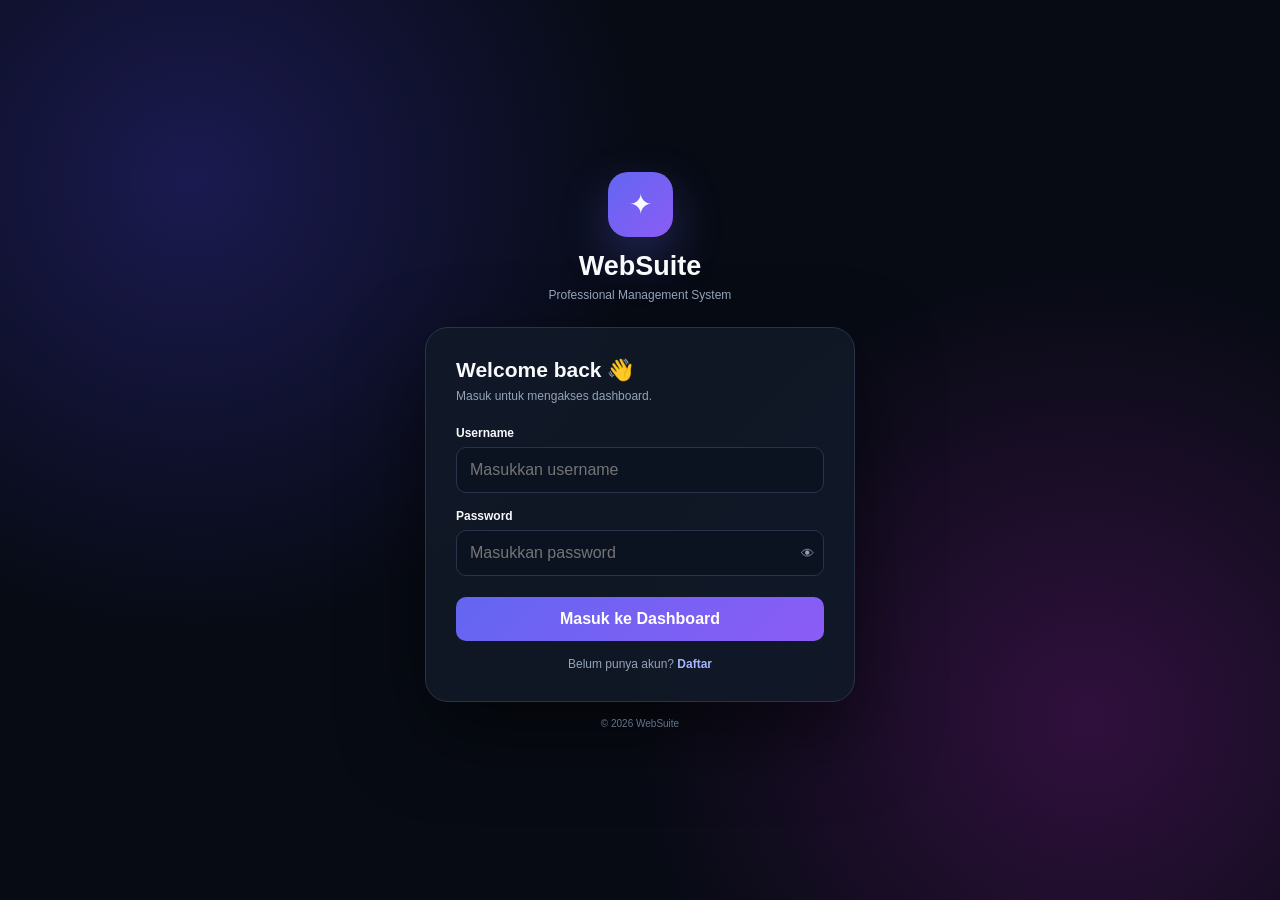
<file: index.html>
<!DOCTYPE html><html lang="id"><head><meta charset="utf-8"><meta http-equiv="refresh" content="0;url=login.html"><title>WebSuite</title></head>
<body><a href="login.html">Buka WebSuite</a></body></html>
</file>
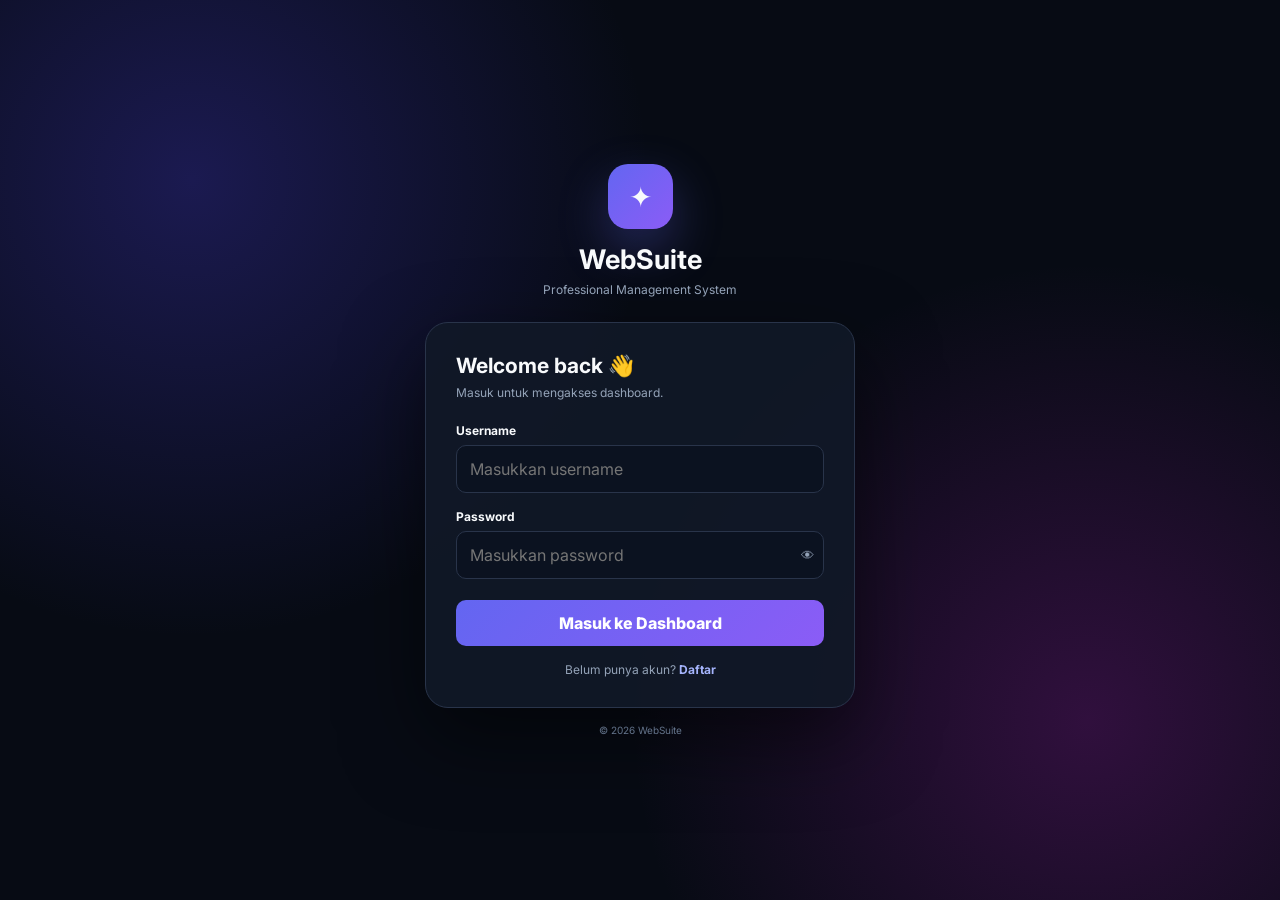
<file: flowboard.html>
<!DOCTYPE html>
<html lang="id">
<head>
<meta charset="UTF-8">
<meta name="viewport" content="width=device-width,initial-scale=1.0">
<title>WebSuite - Dashboard</title>
<link rel="stylesheet" href="styles.css">
</head>
<body>
<script src="static-api.js"></script>
<script src="auth.js"></script>
<aside class="sidebar"></aside>
<main class="main">
  <header class="topbar">
    <div class="page-title">
      <h1>Dashboard</h1>
      <p>Selamat datang kembali, <strong data-user>Admin</strong>.</p>
    </div>
    <div class="top-actions"><button class="btn" onclick="toggleTheme()">◐ Tema</button></div>
  </header>

  <section class="stats-grid">
    <div class="card stat-card"><div class="stat-icon">👨‍🎓</div><p>Total Siswa</p><h2 id="sTotal">0</h2></div>
    <div class="card stat-card"><div class="stat-icon">🎵</div><p>Total Lagu</p><h2>1.000</h2></div>
    <div class="card stat-card"><div class="stat-icon">❤️</div><p>Lagu Favorit</p><h2 id="sFav">0</h2></div>
    <div class="card stat-card"><div class="stat-icon">🏆</div><p>Rata-rata Nilai</p><h2 id="sAvg">0</h2></div>
  </section>

  <div class="content-grid">
    <section class="card panel">
      <div class="panel-title"><h2>Ringkasan</h2><span>Dari database</span></div>
      <div class="progress-item">
        <div class="progress-info"><strong>Siswa Aktif</strong><span id="pAktif">0%</span></div>
        <div class="progress"><div class="progress-purple" id="bAktif"></div></div>
      </div>
      <div class="progress-item">
        <div class="progress-info"><strong>Siswa Nilai ≥ 80</strong><span id="pNilai">0%</span></div>
        <div class="progress"><div class="progress-green" id="bNilai"></div></div>
      </div>
      <div class="progress-item">
        <div class="progress-info"><strong>Lagu Difavoritkan</strong><span id="pFav">0%</span></div>
        <div class="progress"><div class="progress-orange" id="bFav"></div></div>
      </div>
    </section>
    <section class="card panel">
      <div class="panel-title"><h2>Quick Access</h2></div>
      <div class="quick-grid">
        <a class="quick-item" href="siswa.html">👨‍🎓 <span>Kelola Data Siswa</span></a>
        <a class="quick-item" href="music.html">🎵 <span>Buka Music Library</span></a>
        <a class="quick-item" href="statistik.html">📈 <span>Lihat Statistik</span></a>
        <a class="quick-item" href="pengaturan.html">⚙️ <span>Pengaturan</span></a>
      </div>
    </section>
  </div>
</main>
<script src="api.js"></script>
<script>
const $ = id => document.getElementById(id);
API.json('/stats').then(s => {
  const pct = (v, t) => t ? Math.round(v / t * 100) : 0;
  $('sTotal').textContent = s.total;
  $('sFav').textContent = s.favorites;
  $('sAvg').textContent = s.rata.toFixed(1);
  const v = { Aktif: pct(s.aktif, s.total), Nilai: pct(s.excellent + s.good, s.total), Fav: pct(s.favorites, 1000) };
  for (const k in v) { $('p' + k).textContent = v[k] + '%'; $('b' + k).style.width = v[k] + '%'; }
});
</script>
</body>
</html>
</file>
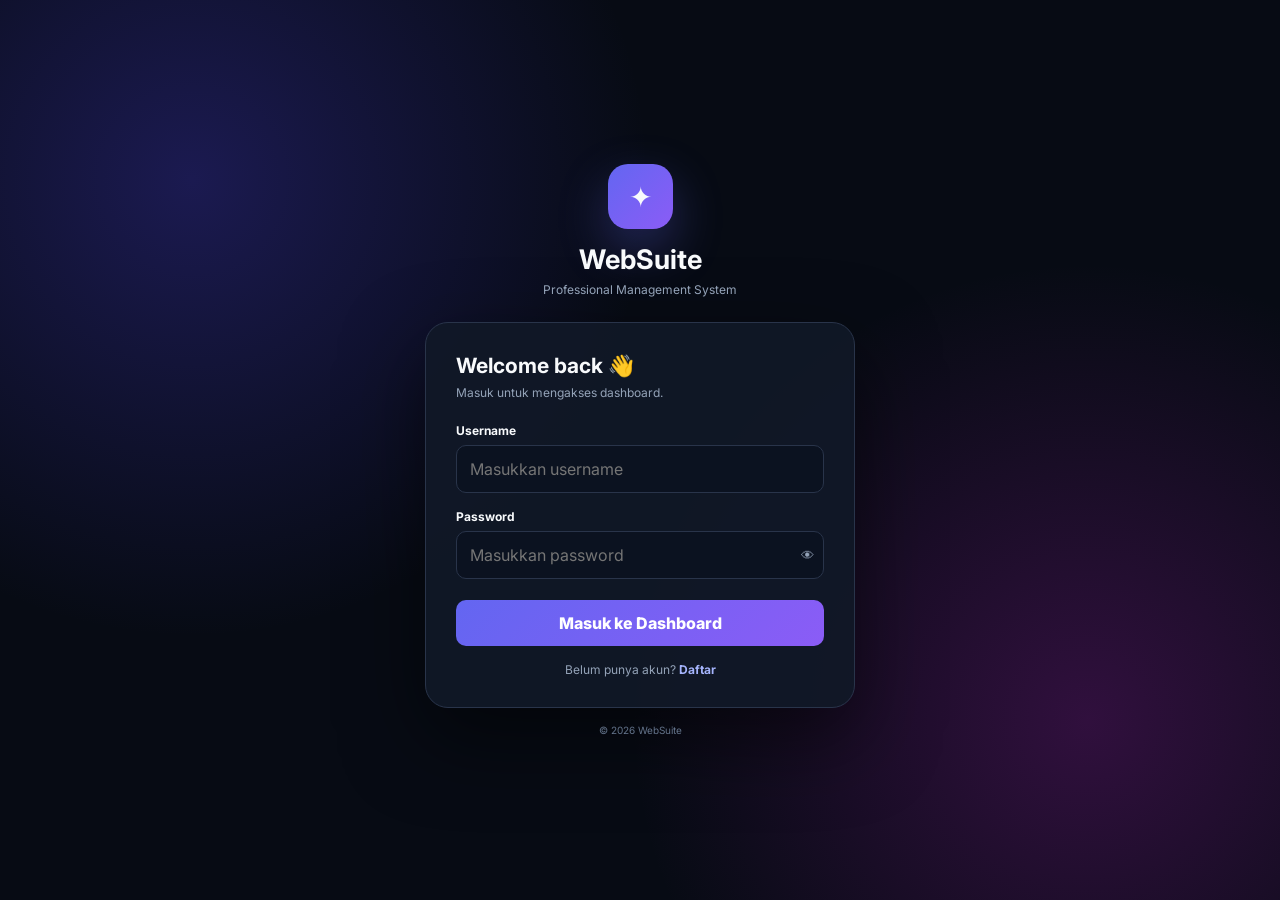
<file: login.html>
<!DOCTYPE html>
<html lang="id">
<head>
<meta charset="UTF-8">
<meta name="viewport" content="width=device-width,initial-scale=1.0">
<title>WebSuite - Login</title>
<style>
@import url('https://fonts.googleapis.com/css2?family=Inter:wght@400;500;600;700;800&display=swap');
*{box-sizing:border-box;margin:0;padding:0}
body{min-height:100vh;display:flex;justify-content:center;align-items:center;font-family:Inter,sans-serif;color:#f8fafc;background:radial-gradient(circle at 15% 20%,#4338ca55,transparent 35%),radial-gradient(circle at 85% 80%,#a21caf44,transparent 35%),#070b14}
.login{width:min(430px,92%)}
.logo{text-align:center;margin-bottom:25px}
.logo-icon{width:65px;height:65px;margin:auto;display:grid;place-items:center;border-radius:20px;background:linear-gradient(135deg,#6366f1,#8b5cf6);font-size:28px;box-shadow:0 20px 50px #6366f155}
.logo h1{margin-top:14px;font-size:27px}.logo p{margin-top:6px;color:#94a3b8;font-size:12px}
.card{padding:30px;border-radius:23px;background:#111827ef;border:1px solid #29344a;box-shadow:0 30px 80px #0008}
.card h2{font-size:21px}.subtitle{color:#94a3b8;font-size:12px;margin:7px 0 23px}
.group{margin-bottom:16px}.group label{display:block;margin-bottom:7px;font-size:12px;font-weight:700}
.input{width:100%;padding:13px;border:1px solid #29344a;border-radius:10px;background:#0b1220;color:#fff;outline:none;font:inherit}
.input:focus{border-color:#6366f1}
.password{position:relative}.password .input{padding-right:45px}
.eye{position:absolute;right:10px;top:50%;transform:translateY(-50%);border:0;background:transparent;color:#94a3b8;cursor:pointer}
.error{display:none;padding:11px;margin-bottom:15px;border-radius:10px;background:#ef444415;border:1px solid #ef444444;color:#fca5a5;font-size:11px}
.error.show{display:block}
.login-btn{width:100%;padding:13px;border:0;border-radius:10px;background:linear-gradient(135deg,#6366f1,#8b5cf6);color:#fff;font:inherit;font-weight:800;cursor:pointer;margin-top:5px}
.demo{margin-top:18px;padding:12px;border-radius:10px;background:#0b1220;color:#94a3b8;font-size:11px;line-height:1.7}.demo strong{color:#fff}
.switch{text-align:center;margin-top:16px;color:#94a3b8;font-size:12px}.switch a{color:#a5b4fc;font-weight:700;text-decoration:none}
.footer{text-align:center;color:#64748b;font-size:10px;margin-top:16px}
</style>
</head>
<body>
<div class="login">
  <div class="logo">
    <div class="logo-icon">✦</div>
    <h1>WebSuite</h1>
    <p>Professional Management System</p>
  </div>
  <div class="card">
    <h2 id="title">Welcome back 👋</h2>
    <p class="subtitle" id="sub">Masuk untuk mengakses dashboard.</p>
    <div id="error" class="error"></div>
    <form id="loginForm">
      <div class="group">
        <label>Username</label>
        <input id="username" class="input" placeholder="Masukkan username" required>
      </div>
      <div class="group">
        <label>Password</label>
        <div class="password">
          <input id="password" class="input" type="password" placeholder="Masukkan password" required>
          <button type="button" class="eye" onclick="togglePassword()">👁</button>
        </div>
      </div>
      <button class="login-btn" id="loginButton">Masuk ke Dashboard</button>
      <p class="switch">Belum punya akun? <a href="#" onclick="showMode(true);return false">Daftar</a></p>
    </form>
    <form id="registerForm" hidden>
      <div class="group"><label>Username</label><input id="rUser" class="input" placeholder="3-20 huruf, angka, titik, atau _" required></div>
      <div class="group"><label>Password</label><input id="rPass" class="input" type="password" placeholder="Minimal 6 karakter" required></div>
      <div class="group"><label>Ulangi password</label><input id="rPass2" class="input" type="password" placeholder="Ketik ulang password" required></div>
      <button class="login-btn" id="registerButton">Buat akun</button>
      <p class="switch">Sudah punya akun? <a href="#" onclick="showMode(false);return false">Masuk</a></p>
    </form>
  </div>
  <div class="footer">© <span id="year"></span> WebSuite</div>
</div>
<script src="static-api.js"></script>
<script src="login.js"></script>
</body>
</html>
</file>
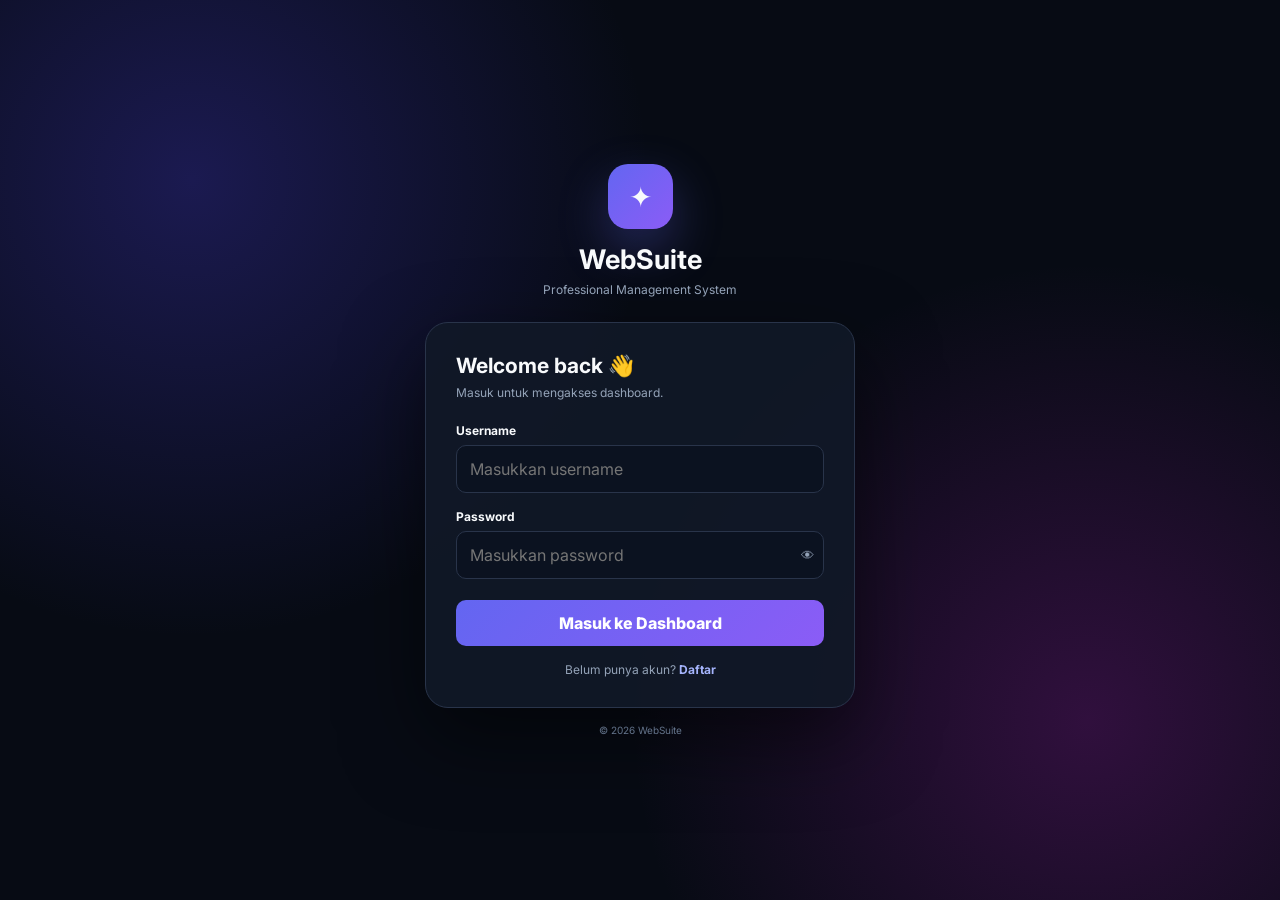
<file: music.html>
<!DOCTYPE html>
<html lang="id">
<head>
<meta charset="UTF-8">
<meta name="viewport" content="width=device-width,initial-scale=1.0">
<title>WebSuite - Music Library</title>
<link rel="stylesheet" href="styles.css">
</head>
<body class="music-page">
<script src="static-api.js"></script>
<script src="auth.js"></script>
<aside class="sidebar"></aside>
<main class="main">
  <div class="music-hero">
    <h1>Music for every <span>moment.</span></h1>
    <p>Nikmati koleksi 1.000 lagu dari berbagai genre. Cari lagu, simpan favorit dan gunakan player untuk menikmati musik.</p>
  </div>
  <section class="card panel">
    <div class="toolbar">
      <div class="search-box"><input id="search" placeholder="🔎 Cari judul atau pencipta..." oninput="renderSongs()"></div>
      <select id="genre" class="select" style="max-width:180px" onchange="renderSongs()">
        <option value="">Semua Genre</option>
        <option>Pop</option><option>Rock</option><option>Jazz</option><option>Electronic</option>
        <option>Acoustic</option><option>Lo-Fi</option><option>Classical</option>
      </select>
      <button class="btn" onclick="shuffle()">🔀 Shuffle</button>
      <button class="btn" onclick="API.download('/songs/export','music-library.xlsx')">⬇ Excel</button>
    </div>
    <div class="panel-title"><h2>Music Library</h2><span id="counter">1.000 lagu</span></div>
    <div id="songList" class="song-list"></div>
  </section>
</main>

<div class="music-player">
  <div class="now-playing">
    <div class="now-cover">♪</div>
    <div class="now-info"><strong id="nowTitle">Belum ada lagu</strong><span id="nowArtist">Pilih lagu untuk mulai</span></div>
  </div>
  <div class="player-center">
    <div class="player-controls">
      <button onclick="previous()">⏮</button>
      <button id="mainPlay" class="main-play" onclick="togglePlay()">▶</button>
      <button onclick="next()">⏭</button>
    </div>
    <div class="player-progress" onclick="seek(event)"><div id="progress"></div></div>
  </div>
  <div class="volume">🔊 <input type="range" min="0" max="1" step=".01" value=".5" oninput="setVolume(this.value)"></div>
</div>
<script src="api.js"></script>
<script src="music.js"></script>
</body>
</html>
</file>
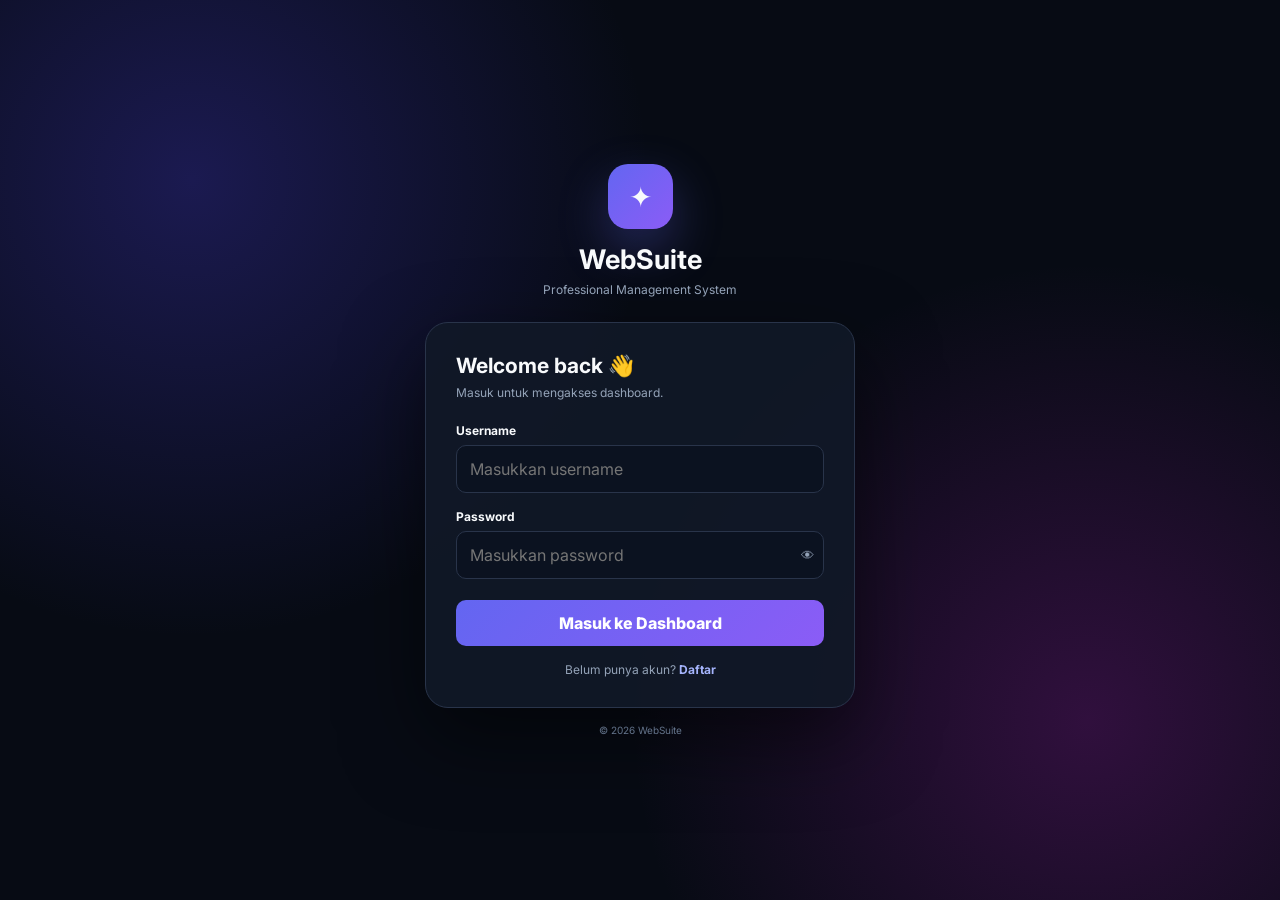
<file: pengaturan.html>
<!DOCTYPE html>
<html lang="id">
<head>
<meta charset="UTF-8">
<meta name="viewport" content="width=device-width,initial-scale=1.0">
<title>WebSuite - Pengaturan</title>
<link rel="stylesheet" href="styles.css">
</head>
<body>
<script src="static-api.js"></script>
<script src="auth.js"></script>
<aside class="sidebar"></aside>
<main class="main">
  <header class="topbar">
    <div class="page-title"><h1>Pengaturan</h1><p>Kelola preferensi aplikasi.</p></div>
  </header>
  <div class="settings-grid">
    <section class="card panel">
      <div class="panel-title"><h2>Tampilan</h2></div>
      <div class="setting-row">
        <div class="setting-info"><strong>Dark Mode</strong><small>Gunakan tema gelap.</small></div>
        <label class="switch"><input type="checkbox" id="darkToggle" onchange="changeTheme(this)"><span class="slider"></span></label>
      </div>
    </section>
    <section class="card panel">
      <div class="panel-title"><h2>Profil</h2></div>
      <div class="setting-row"><div class="setting-info"><strong>Username</strong><small data-user>Admin</small></div></div>
      <div class="setting-row"><div class="setting-info"><strong>Role</strong><small data-role>Administrator</small></div></div>
    </section>
    <section class="card panel">
      <div class="panel-title"><h2>Data</h2></div>
      <div class="setting-row">
        <div class="setting-info"><strong>Reset Data Siswa</strong><small>Menghapus seluruh data siswa di database.</small></div>
        <button class="btn btn-danger" onclick="resetStudents()">Reset</button>
      </div>
      <div class="setting-row">
        <div class="setting-info"><strong>Reset Favorit Musik</strong><small>Menghapus semua lagu favorit.</small></div>
        <button class="btn btn-danger" onclick="resetFavorites()">Reset</button>
      </div>
    </section>
    <section class="card panel">
      <div class="panel-title"><h2>Akun</h2></div>
      <div class="setting-row">
        <div class="setting-info"><strong>Keluar dari akun</strong><small>Anda akan kembali ke halaman login.</small></div>
        <button class="btn btn-danger" onclick="logout()">Logout</button>
      </div>
    </section>
  </div>
</main>
<script src="api.js"></script>
<script src="pengaturan.js"></script>
</body>
</html>
</file>
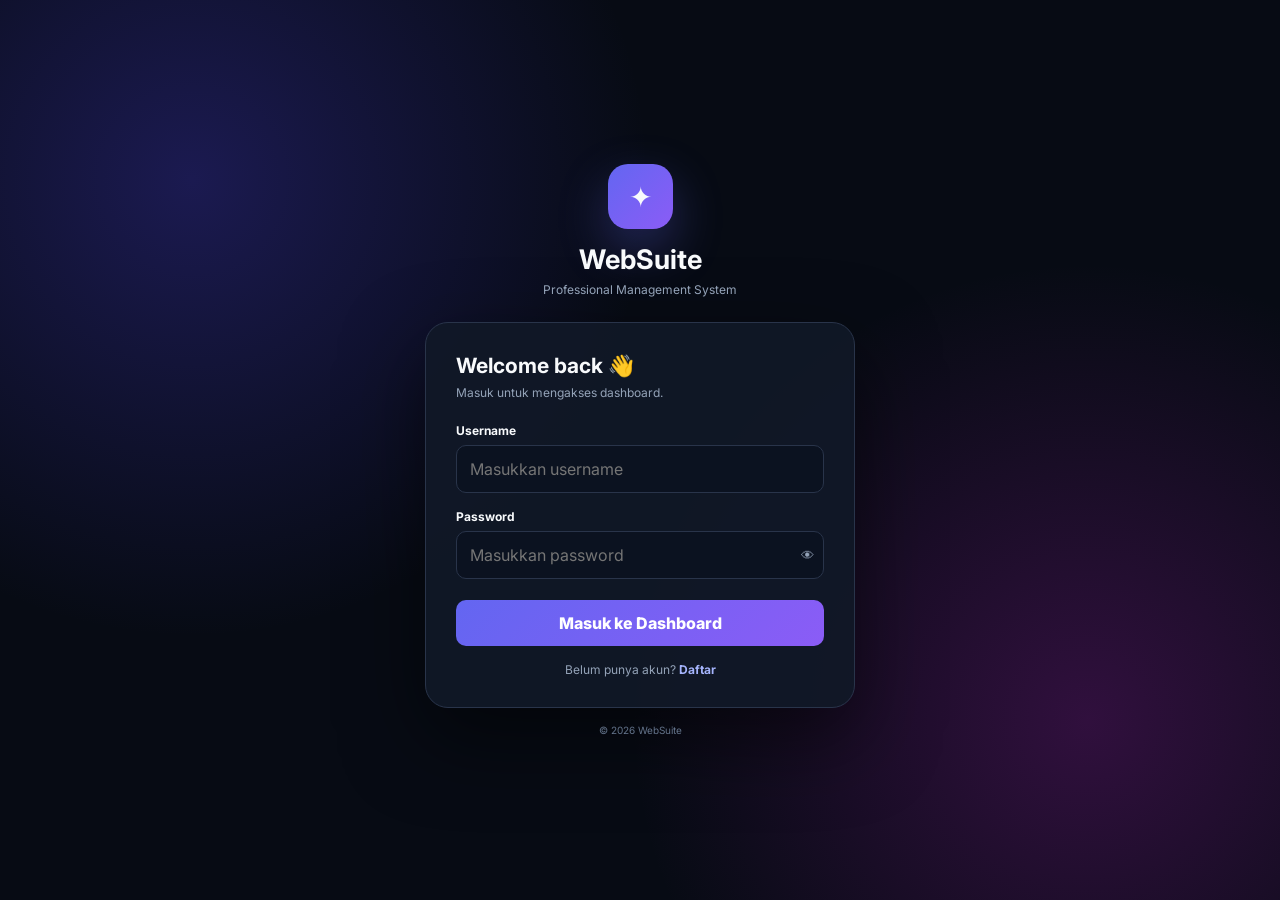
<file: siswa.html>
<!DOCTYPE html>
<html lang="id">
<head>
<meta charset="UTF-8">
<meta name="viewport" content="width=device-width,initial-scale=1.0">
<title>WebSuite - Data Siswa</title>
<link rel="stylesheet" href="styles.css">
</head>
<body>
<script src="static-api.js"></script>
<script src="auth.js"></script>
<aside class="sidebar"></aside>
<main class="main">
  <header class="topbar">
    <div class="page-title">
      <h1>Data Siswa</h1>
      <p>Klik <strong>Buka Excel</strong> untuk menyambungkan file .xlsx: edit di Excel lalu Save. Perlu Chrome atau Edge di komputer.</p>
    </div>
    <div class="top-actions">
      <button class="btn" onclick="toggleTheme()">◐</button>
      <button class="btn" onclick="importFile.click()">⬆ Import Excel</button>
      <input type="file" id="importFile" accept=".xlsx" hidden onchange="importExcel(this)">
      <button class="btn" onclick="exportExcel()">⬇ Export Excel</button>
      <button class="btn" onclick="openExcel()">📂 Buka Excel</button>
      <button class="btn btn-primary" onclick="openModal()">＋ Tambah Siswa</button>
    </div>
  </header>

  <section class="stats-grid">
    <div class="card stat-card"><div class="stat-icon">👨‍🎓</div><p>Total Siswa</p><h2 id="total">0</h2></div>
    <div class="card stat-card"><div class="stat-icon">✅</div><p>Siswa Aktif</p><h2 id="aktif">0</h2></div>
    <div class="card stat-card"><div class="stat-icon">📚</div><p>Total Kelas</p><h2 id="kelas">0</h2></div>
    <div class="card stat-card"><div class="stat-icon">🏆</div><p>Rata-rata Nilai</p><h2 id="rata">0</h2></div>
  </section>

  <section class="card panel" style="margin-top:20px">
    <div class="toolbar">
      <div class="search-box"><input id="search" placeholder="🔎 Cari nama, NIS atau email..." oninput="render()"></div>
      <select id="filterKelas" class="select" style="max-width:180px" onchange="render()">
        <option value="">Semua Kelas</option>
        <option>10 IPA</option><option>10 IPS</option><option>11 IPA</option>
        <option>11 IPS</option><option>12 IPA</option><option>12 IPS</option>
      </select>
    </div>
    <div class="table-wrapper">
      <table>
        <thead><tr><th>Siswa</th><th>NIS</th><th>Kelas</th><th>Email</th><th>Nilai</th><th>Status</th><th>Aksi</th></tr></thead>
        <tbody id="table"></tbody>
      </table>
    </div>
  </section>
</main>

<div id="modal" class="modal-overlay">
  <div class="modal">
    <div class="modal-head">
      <h2 id="modalTitle">Tambah Siswa</h2>
      <button class="btn" onclick="closeModal()">✕</button>
    </div>
    <form id="studentForm">
      <input type="hidden" id="editId">
      <div class="form-grid">
        <div class="form-group"><label>Nama Lengkap</label><input id="nama" class="input" required></div>
        <div class="form-group"><label>NIS</label><input id="nis" class="input" required></div>
        <div class="form-group"><label>Kelas</label>
          <select id="kelasInput" class="select">
            <option>10 IPA</option><option>10 IPS</option><option>11 IPA</option>
            <option>11 IPS</option><option>12 IPA</option><option>12 IPS</option>
          </select>
        </div>
        <div class="form-group"><label>Nilai</label><input id="nilai" class="input" type="number" min="0" max="100" required></div>
        <div class="form-group full"><label>Email</label><input id="email" class="input" type="email" required></div>
        <div class="form-group"><label>Status</label>
          <select id="status" class="select"><option>Aktif</option><option>Nonaktif</option></select>
        </div>
      </div>
      <div class="modal-actions">
        <button type="button" class="btn" onclick="closeModal()">Batal</button>
        <button class="btn btn-primary">Simpan</button>
      </div>
    </form>
  </div>
</div>
<script src="api.js"></script>
<script src="siswa.js"></script>
</body>
</html>
</file>
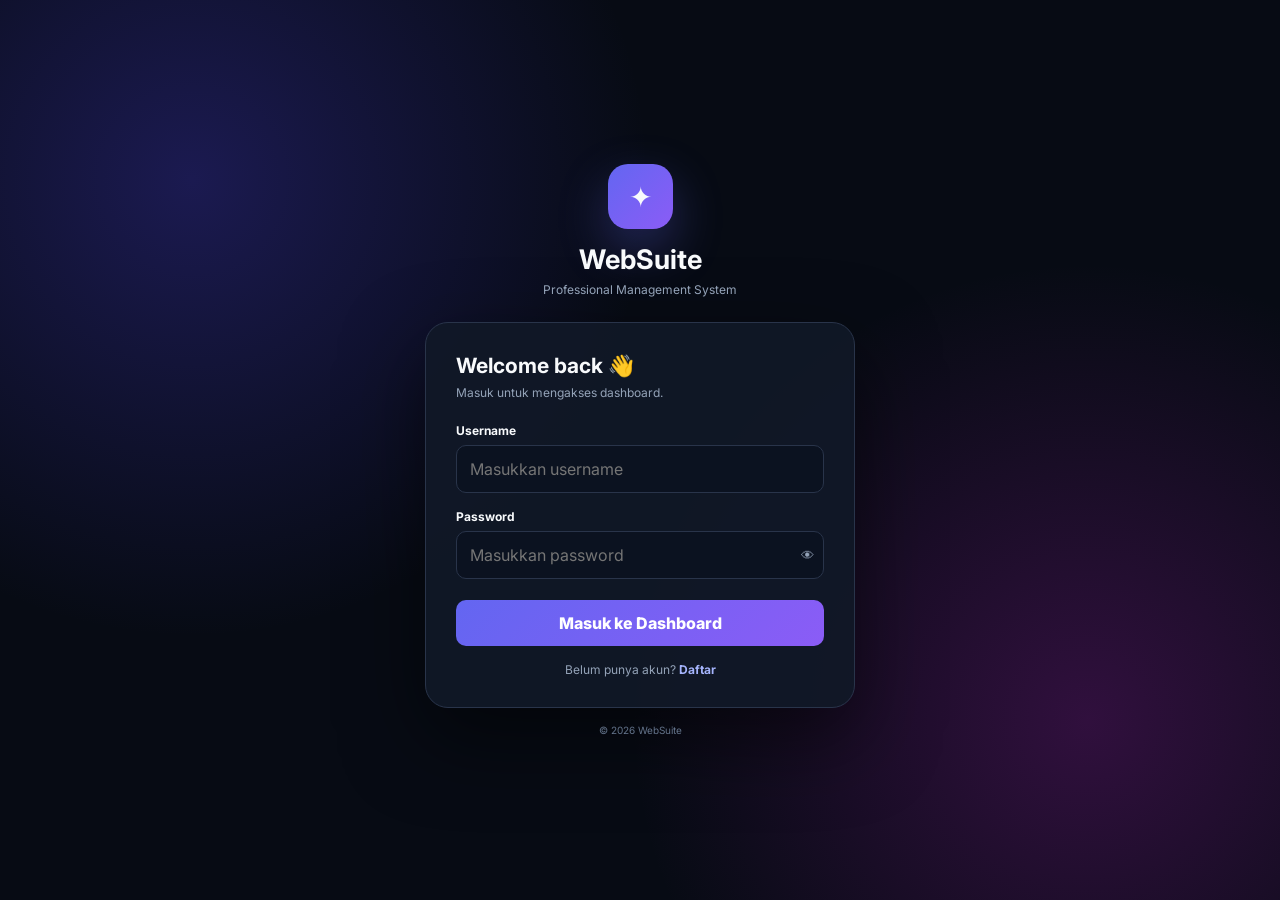
<file: statistik.html>
<!DOCTYPE html>
<html lang="id">
<head>
<meta charset="UTF-8">
<meta name="viewport" content="width=device-width,initial-scale=1.0">
<title>WebSuite - Statistik</title>
<link rel="stylesheet" href="styles.css">
</head>
<body>
<script src="static-api.js"></script>
<script src="auth.js"></script>
<aside class="sidebar"></aside>
<main class="main">
  <header class="topbar">
    <div class="page-title"><h1>Statistik</h1><p>Ringkasan performa sistem.</p></div>
    <button class="btn" onclick="toggleTheme()">◐ Tema</button>
  </header>

  <section class="stats-grid">
    <div class="card stat-card"><div class="stat-icon">👨‍🎓</div><p>Total Siswa</p><h2 id="students">0</h2></div>
    <div class="card stat-card"><div class="stat-icon">🎵</div><p>Total Lagu</p><h2>1.000</h2></div>
    <div class="card stat-card"><div class="stat-icon">❤️</div><p>Lagu Favorit</p><h2 id="favorites">0</h2></div>
    <div class="card stat-card"><div class="stat-icon">🏆</div><p>Nilai Rata-rata</p><h2 id="average">0</h2></div>
  </section>

  <div class="content-grid">
    <section class="card panel">
      <div class="panel-title"><h2>Distribusi Nilai</h2></div>
      <div class="progress-item">
        <div class="progress-info"><strong>90 - 100</strong><span id="excellent">0%</span></div>
        <div class="progress"><div class="progress-purple" id="barExcellent"></div></div>
      </div>
      <div class="progress-item">
        <div class="progress-info"><strong>80 - 89</strong><span id="good">0%</span></div>
        <div class="progress"><div class="progress-green" id="barGood"></div></div>
      </div>
      <div class="progress-item">
        <div class="progress-info"><strong>70 - 79</strong><span id="medium">0%</span></div>
        <div class="progress"><div class="progress-orange" id="barMedium"></div></div>
      </div>
    </section>
    <section class="card panel">
      <div class="panel-title"><h2>Status Siswa</h2></div>
      <div class="activity"><div class="activity-icon">🟢</div><div><p>Aktif</p><small id="activeStudent">0 siswa</small></div></div>
      <div class="activity"><div class="activity-icon">🔴</div><div><p>Nonaktif</p><small id="inactiveStudent">0 siswa</small></div></div>
    </section>
  </div>
</main>
<script src="api.js"></script>
<script src="statistik.js"></script>
</body>
</html>
</file>
<file: styles.css>
@import url('https://fonts.googleapis.com/css2?family=Inter:wght@400;500;600;700;800&display=swap');
*{box-sizing:border-box;margin:0;padding:0}
:root{--bg:#f5f7fb;--card:#fff;--card2:#f8fafc;--text:#172033;--muted:#718096;--border:#e5e9f2;--primary:#6366f1;--primary2:#8b5cf6;--shadow:0 15px 45px rgba(15,23,42,.07)}
body.dark{--bg:#0b1120;--card:#131c2e;--card2:#182235;--text:#f8fafc;--muted:#94a3b8;--border:#27344a;--shadow:0 15px 45px rgba(0,0,0,.25)}
html{scroll-behavior:smooth}
body{font-family:Inter,sans-serif;background:var(--bg);color:var(--text);min-height:100vh;transition:background .25s,color .25s}
button,input,select{font:inherit}button{cursor:pointer}a{color:inherit}

/* Sidebar */
.sidebar{position:fixed;left:0;top:0;bottom:0;width:260px;display:flex;flex-direction:column;padding:22px 16px;background:linear-gradient(180deg,#111827,#0b1220);color:#fff;border-right:1px solid #263044;z-index:100;overflow-y:auto}
.brand{display:flex;align-items:center;gap:12px;padding:8px 10px 28px}
.brand-icon{width:43px;height:43px;display:grid;place-items:center;border-radius:14px;background:linear-gradient(135deg,var(--primary),var(--primary2));box-shadow:0 10px 30px rgba(99,102,241,.3);font-size:20px}
.brand strong{display:block;font-size:17px}.brand small{display:block;color:#64748b;font-size:10px;margin-top:3px}
.menu-label{padding:10px;color:#475569;font-size:10px;font-weight:800;letter-spacing:1px}
.sidebar-menu{display:flex;flex-direction:column;gap:4px}
.sidebar-menu a{position:relative;display:flex;align-items:center;gap:12px;padding:12px;color:#94a3b8;text-decoration:none;border-radius:11px;font-size:13px;font-weight:600;transition:.2s}
.sidebar-menu a span:first-child{width:24px;text-align:center;font-size:17px}
.sidebar-menu a:hover{color:#fff;background:#182235;transform:translateX(2px)}
.sidebar-menu a.active{color:#fff;background:linear-gradient(90deg,rgba(99,102,241,.24),rgba(139,92,246,.08));border:1px solid rgba(99,102,241,.2)}
.sidebar-menu a.active::before{content:"";position:absolute;left:-16px;width:3px;height:24px;border-radius:0 5px 5px 0;background:#818cf8}
.sidebar-bottom{margin-top:auto;padding-top:16px}
.profile-mini{display:flex;align-items:center;gap:10px;padding:12px;margin-bottom:8px;background:#151e2e;border:1px solid #202c40;border-radius:12px}
.profile-avatar{width:36px;height:36px;flex-shrink:0;display:grid;place-items:center;border-radius:50%;background:linear-gradient(135deg,#6366f1,#a855f7);font-weight:700}
.profile-info{min-width:0}.profile-info strong,.profile-info small{display:block;overflow:hidden;text-overflow:ellipsis;white-space:nowrap}
.profile-info strong{font-size:12px}.profile-info small{color:#64748b;font-size:10px;margin-top:3px}
.logout-btn{width:100%;display:flex;align-items:center;gap:12px;padding:12px;border:0;border-radius:11px;background:transparent;color:#f87171;text-align:left;font-weight:600;font-size:13px}
.logout-btn:hover{background:rgba(239,68,68,.08)}

/* Main */
.main{width:calc(100% - 260px);margin-left:260px;min-height:100vh;padding:30px}
.topbar{display:flex;justify-content:space-between;align-items:center;gap:20px;margin-bottom:28px;flex-wrap:wrap}
.page-title h1{font-size:28px;letter-spacing:-.5px}.page-title p{margin-top:6px;color:var(--muted);font-size:13px}
.top-actions{display:flex;align-items:center;gap:8px;flex-wrap:wrap}
.btn{border:1px solid var(--border);background:var(--card);color:var(--text);padding:11px 15px;border-radius:10px;font-size:12px;font-weight:700;transition:.2s}
.btn:hover{transform:translateY(-1px)}
.btn-primary{background:linear-gradient(135deg,var(--primary),var(--primary2));color:#fff;border-color:transparent}
.btn-danger{color:#ef4444}

/* Cards */
.stats-grid{display:grid;grid-template-columns:repeat(4,1fr);gap:17px}
.card{background:var(--card);border:1px solid var(--border);border-radius:17px;box-shadow:var(--shadow)}
.stat-card{padding:21px}
.stat-icon{width:43px;height:43px;display:grid;place-items:center;border-radius:12px;background:var(--card2);font-size:21px;margin-bottom:14px}
.stat-card p{color:var(--muted);font-size:12px}.stat-card h2{font-size:28px;margin-top:8px}
.content-grid{display:grid;grid-template-columns:2fr 1fr;gap:20px;margin-top:20px}
.panel{padding:21px}
.panel-title{display:flex;justify-content:space-between;align-items:center;margin-bottom:20px}
.panel-title h2{font-size:16px}.panel-title span{color:var(--muted);font-size:11px}
.progress-item{margin-bottom:20px}.progress-item:last-child{margin-bottom:0}
.progress-info{display:flex;justify-content:space-between;margin-bottom:8px;font-size:12px}.progress-info span{color:var(--muted)}
.progress{height:8px;background:var(--border);border-radius:20px;overflow:hidden}
.progress>div{height:100%;width:0;border-radius:20px;transition:width .5s}
.progress-purple{background:#6366f1}.progress-green{background:#10b981}.progress-orange{background:#f59e0b}
.quick-grid{display:grid;gap:9px}
.quick-item{display:flex;align-items:center;gap:11px;padding:13px;border:1px solid var(--border);border-radius:11px;background:var(--card2);text-decoration:none;font-size:12px;font-weight:600;transition:.2s}
.quick-item:hover{border-color:var(--primary);transform:translateX(2px)}

/* Table */
.toolbar{display:flex;gap:10px;margin-bottom:18px}.search-box{flex:1}
.search-box input,.input,.select{width:100%;padding:12px 13px;border:1px solid var(--border);border-radius:10px;background:var(--card2);color:var(--text);outline:none}
.search-box input:focus,.input:focus,.select:focus{border-color:var(--primary);box-shadow:0 0 0 3px rgba(99,102,241,.1)}
.table-wrapper{overflow-x:auto}
table{width:100%;min-width:800px;border-collapse:collapse}
th,td{padding:13px;text-align:left;border-bottom:1px solid var(--border)}
th{color:var(--muted);font-size:10px;text-transform:uppercase;letter-spacing:.5px}td{font-size:12px}
.student-cell{display:flex;align-items:center;gap:10px}
.avatar{width:36px;height:36px;display:grid;place-items:center;flex-shrink:0;border-radius:50%;background:linear-gradient(135deg,#6366f1,#8b5cf6);color:#fff;font-weight:700}
.badge{display:inline-block;padding:5px 9px;border-radius:20px;font-size:10px;font-weight:700}
.badge-success{background:rgba(16,185,129,.12);color:#10b981}.badge-danger{background:rgba(239,68,68,.12);color:#ef4444}
.icon-btn{border:0;background:transparent;padding:6px;font-size:15px}

/* Modal */
.modal-overlay{position:fixed;inset:0;display:none;align-items:center;justify-content:center;padding:20px;background:rgba(2,6,23,.7);backdrop-filter:blur(6px);z-index:500}
.modal-overlay.show{display:flex}
.modal{width:min(560px,100%);max-height:100%;overflow-y:auto;padding:24px;background:var(--card);border:1px solid var(--border);border-radius:18px;box-shadow:0 30px 80px rgba(0,0,0,.3)}
.modal-head{display:flex;justify-content:space-between;align-items:center;margin-bottom:20px}.modal-head h2{font-size:18px}
.form-grid{display:grid;grid-template-columns:1fr 1fr;gap:14px}
.form-group{display:flex;flex-direction:column;gap:7px}.form-group.full{grid-column:1/-1}.form-group label{font-size:11px;font-weight:700}
.modal-actions{display:flex;justify-content:flex-end;gap:8px;margin-top:20px}

/* Statistik & pengaturan */
.activity{display:flex;align-items:center;gap:12px;padding:13px 0;border-bottom:1px solid var(--border)}.activity:last-child{border-bottom:0}
.activity-icon{width:38px;height:38px;display:grid;place-items:center;border-radius:10px;background:var(--card2)}
.activity p{font-size:12px}.activity small{display:block;margin-top:4px;color:var(--muted);font-size:10px}
.settings-grid{display:grid;grid-template-columns:1fr 1fr;gap:20px}
.setting-row{display:flex;justify-content:space-between;align-items:center;gap:12px;padding:16px 0;border-bottom:1px solid var(--border)}.setting-row:last-child{border-bottom:0}
.setting-info strong{display:block;font-size:13px}.setting-info small{display:block;margin-top:4px;color:var(--muted);font-size:11px}
.switch{position:relative;width:45px;height:24px;flex-shrink:0}.switch input{display:none}
.slider{position:absolute;inset:0;background:#334155;border-radius:30px;cursor:pointer}
.slider::before{content:"";position:absolute;width:18px;height:18px;left:3px;top:3px;background:#fff;border-radius:50%;transition:.2s}
.switch input:checked+.slider{background:var(--primary)}.switch input:checked+.slider::before{transform:translateX(21px)}

/* Music */
.music-page .main{padding-bottom:130px}
.music-hero{padding:35px;border-radius:20px;color:#fff;background:radial-gradient(circle at 85% 20%,rgba(236,72,153,.25),transparent 30%),linear-gradient(135deg,#17132d,#151c31);border:1px solid #29324a;margin-bottom:20px}
.music-hero h1{font-size:clamp(30px,5vw,54px);max-width:700px;line-height:1.05}.music-hero h1 span{color:#a78bfa}
.music-hero p{color:#94a3b8;max-width:620px;margin-top:15px;line-height:1.7;font-size:13px}
.song-list{display:flex;flex-direction:column}
.song{display:grid;grid-template-columns:50px 1fr 120px 80px 75px;align-items:center;gap:13px;padding:10px;border-radius:12px;border:1px solid transparent;transition:.2s}
.song:hover{background:var(--card2);border-color:var(--border)}
.cover{width:48px;height:48px;display:grid;place-items:center;border-radius:10px;background:linear-gradient(135deg,#6366f1,#ec4899)}
.song-title{font-size:12px;font-weight:700}.song-artist{color:var(--muted);font-size:10px;margin-top:4px}
.song-genre{color:#a78bfa;font-size:10px}.song-duration{color:var(--muted);font-size:10px}
.song-actions{display:flex;justify-content:flex-end;align-items:center;gap:5px}
.like{background:transparent;border:0;color:#64748b;font-size:17px}.like.active{color:#f43f5e}
.play-btn{width:34px;height:34px;border:1px solid var(--border);border-radius:50%;background:#fff;color:#111827}
.music-player{position:fixed;left:260px;right:0;bottom:0;min-height:92px;display:grid;grid-template-columns:260px 1fr 180px;align-items:center;gap:20px;padding:13px 30px;background:rgba(13,18,31,.96);border-top:1px solid #29344a;backdrop-filter:blur(20px);z-index:80}
.now-playing{display:flex;align-items:center;gap:10px;min-width:0}
.now-cover{width:48px;height:48px;display:grid;place-items:center;flex-shrink:0;border-radius:10px;background:linear-gradient(135deg,#7c3aed,#db2777);color:#fff}
.now-info{min-width:0}.now-info strong,.now-info span{display:block;overflow:hidden;text-overflow:ellipsis;white-space:nowrap}
.now-info strong{color:#fff;font-size:12px}.now-info span{color:#94a3b8;font-size:10px;margin-top:4px}
.player-center{display:flex;flex-direction:column;align-items:center;gap:8px}
.player-controls{display:flex;align-items:center;gap:18px}.player-controls button{background:transparent;border:0;color:#fff;font-size:15px}
.player-controls .main-play{width:35px;height:35px;border-radius:50%;background:#fff;color:#111}
.player-progress{width:min(550px,100%);height:4px;background:#30384c;border-radius:20px;overflow:hidden;cursor:pointer}
.player-progress div{width:0;height:100%;background:linear-gradient(90deg,#8b5cf6,#ec4899)}
.volume{display:flex;justify-content:flex-end;align-items:center;gap:8px;color:#fff}.volume input{width:90px}

/* Responsive */
@media(max-width:1100px){.stats-grid{grid-template-columns:1fr 1fr}.content-grid,.settings-grid{grid-template-columns:1fr}}
@media(max-width:750px){
.sidebar{width:70px;padding:18px 9px}
.brand{justify-content:center;padding-bottom:25px}
.brand>div:last-child,.menu-label,.sidebar-menu a span:last-child,.profile-info,.logout-btn span:last-child{display:none}
.sidebar-menu a,.profile-mini,.logout-btn{justify-content:center}.sidebar-menu a.active::before{left:-9px}
.main{width:calc(100% - 70px);margin-left:70px;padding:18px}
.stats-grid{grid-template-columns:1fr}.toolbar{flex-direction:column}
.song{grid-template-columns:45px 1fr 70px}.song-genre,.song-duration{display:none}
.music-page .main{padding-bottom:170px}
.music-player{left:70px;grid-template-columns:1fr;min-height:130px;padding:10px 15px;gap:5px}
.volume{display:none}.now-playing{justify-content:center}.player-center{width:100%}
.form-grid{grid-template-columns:1fr}.form-group.full{grid-column:auto}}
</file>
